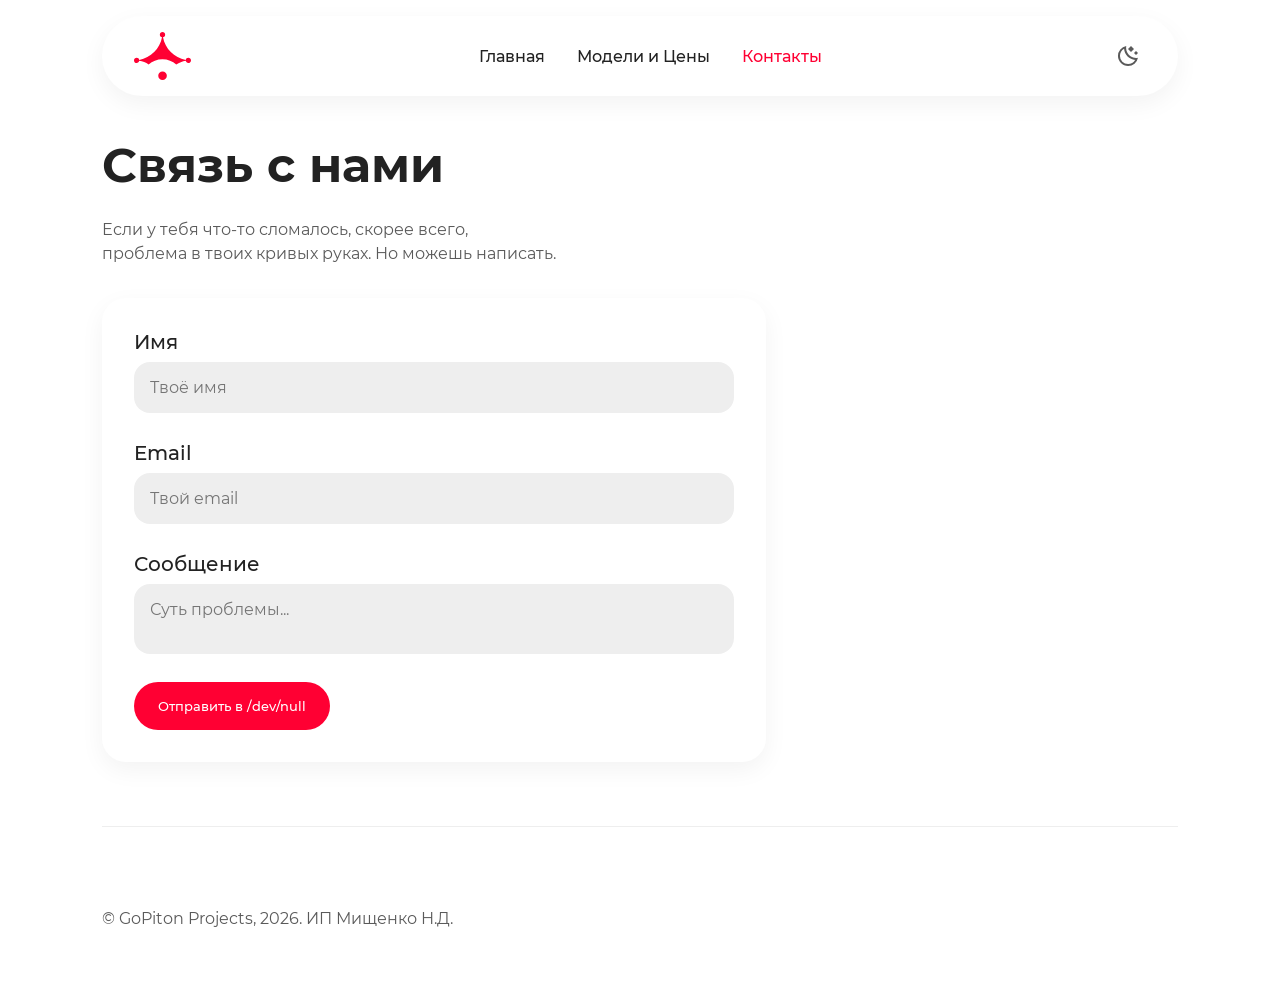
<file: contact.html>
<!DOCTYPE html>
<html lang="ru">

<head>
    <meta charset="UTF-8">
    <meta name="viewport" content="width=device-width, initial-scale=1.0">
    <title>Контакты — @ainoVPN</title>
    <link rel="stylesheet" href="style.css">
</head>

<body>
    <header class="header">
        <div class="logo"><a href="index.html"><img src="images/logo.svg" alt="ainoVPN"></a></div>
        <button class="mobile-menu-btn" id="mobile-menu-btn">☰</button>
        <nav class="main-nav" id="main-nav">
            <ul class="nav-links">
                <li><a href="index.html">Главная</a></li>
                <li><a href="services.html">Модели и Цены</a></li>
                <li><a href="contact.html" class="active">Контакты</a></li>
                <li class="nav-theme-li">
                    <button class="theme-toggle-btn nav-theme-btn">
                        <img src="images/dark.svg" class="theme-ico" alt="Сменить тему">
                        <span>Сменить тему</span>
                    </button>
                </li>
            </ul>
        </nav>
        <div class="left-nav">
            <button class="theme-toggle-btn" id="theme"><img src="images/dark.svg" class="theme-ico" id="theme-ico" alt="Сменить тему"></button>
        </div>
    </header>

    <main class="fade-in">
        <section class="contact-section">
            <h2>Связь с нами</h2>
            <p style="margin-bottom: 2rem;">Если у тебя что-то сломалось, скорее всего, проблема в твоих кривых руках. Но можешь написать.</p>

            <form id="contact-form" class="contact-form">
                <div class="form-group">
                    <label for="name">Имя</label>
                    <input type="text" id="name" name="name" placeholder="Твоё имя">
                    <span class="error-msg" id="name-error"></span>
                </div>
                <div class="form-group">
                    <label for="email">Email</label>
                    <input type="email" id="email" name="email" placeholder="Твой email">
                    <span class="error-msg" id="email-error"></span>
                </div>
                <div class="form-group">
                    <label for="message">Сообщение</label>
                    <textarea id="message" name="message" placeholder="Суть проблемы..."></textarea>
                    <span class="error-msg" id="message-error"></span>
                </div>
                <button type="submit" class="btn-cta" style="width: fit-content;">Отправить в /dev/null</button>
                <div id="form-success" class="success-msg" style="display:none; color: #00cc66; font-weight: 600;">Ушло. Жди ответа (нет)</div>
            </form>
        </section>
    </main>

    <footer>
        <p>&copy; GoPiton Projects, 2026. ИП Мищенко Н.Д.</p>
    </footer>

    <script type="module" src="script.js"></script>
</body>

</html>
</file>
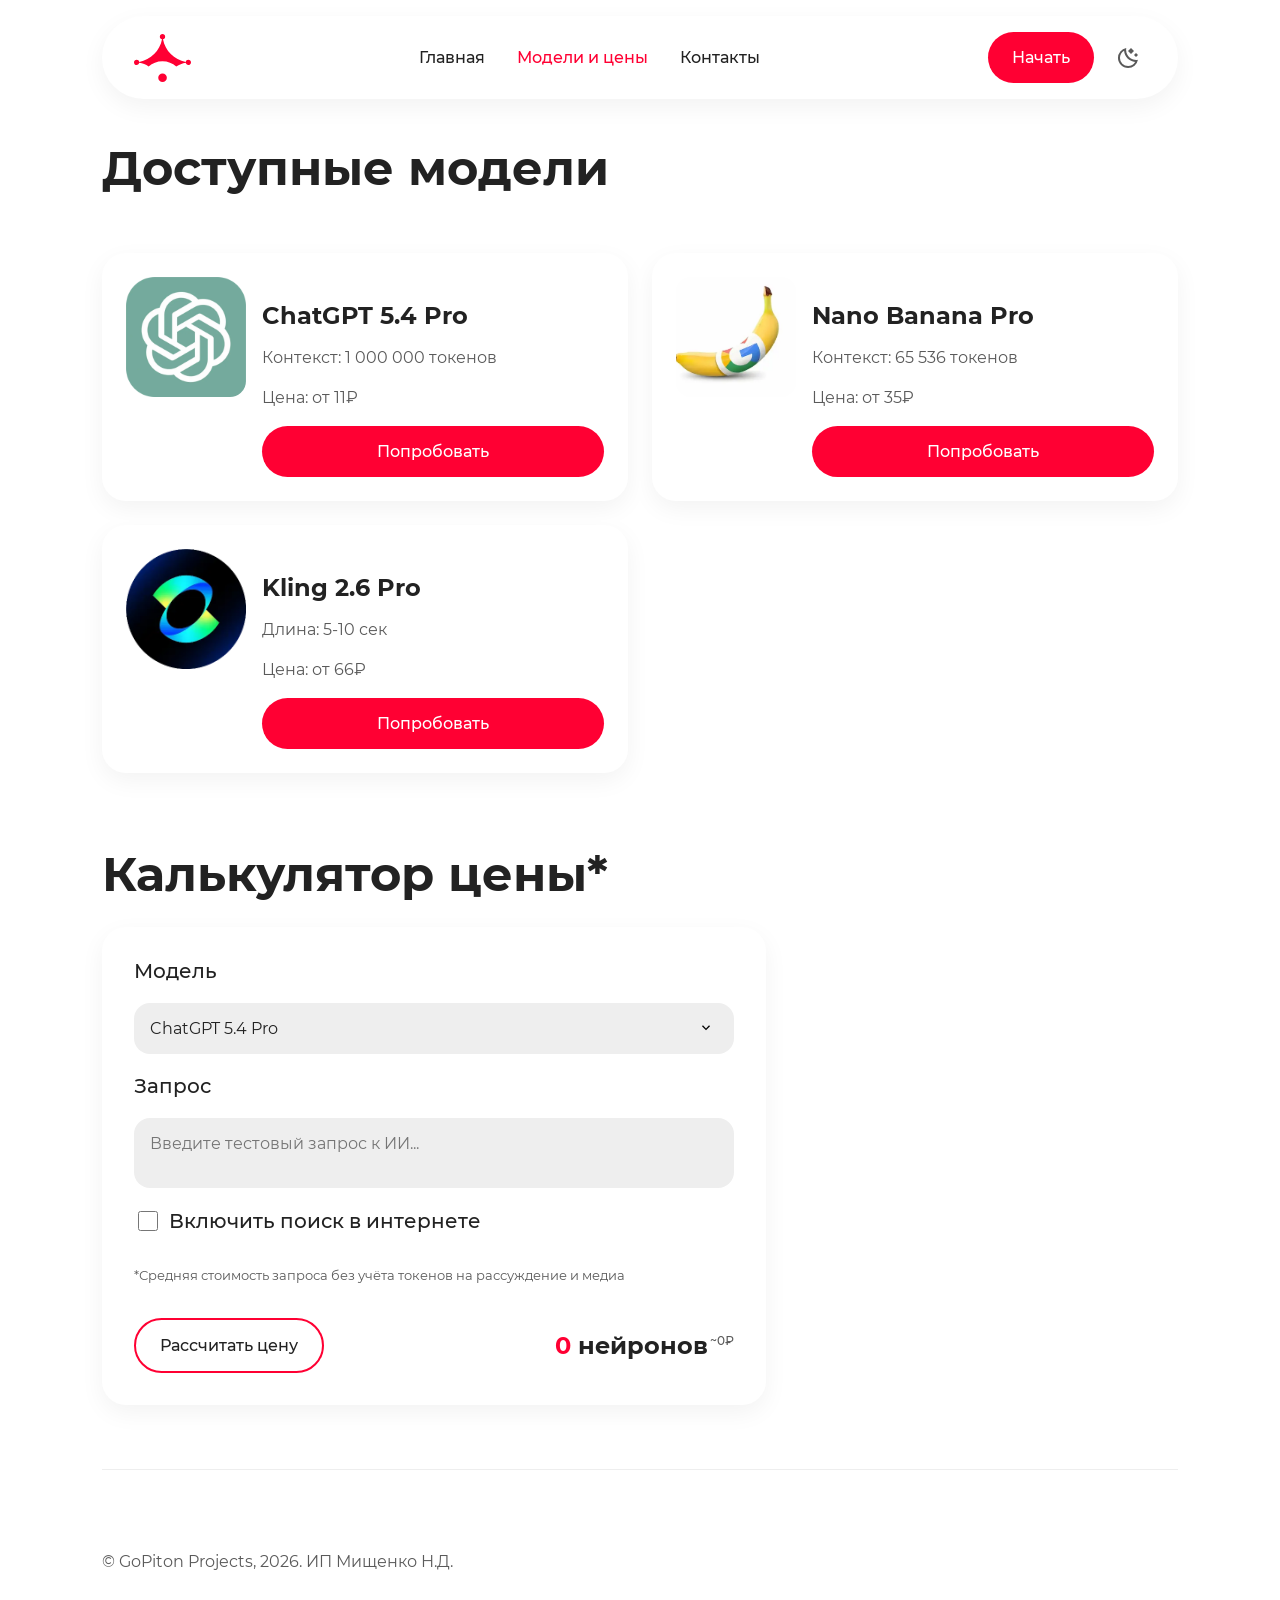
<file: services.html>
<!DOCTYPE html>
<html lang="ru">

<head>
    <meta charset="UTF-8">
    <meta name="viewport" content="width=device-width, initial-scale=1.0">
    <title>@ainoVPN модели и цены</title>
    <link rel="stylesheet" href="style.css">
</head>

<body>
    <header class="header">
        <div class="logo"><a href="index.html"><img src="images/logo.svg" alt="ainoVPN"></a></div>
        <button class="mobile-menu-btn" id="mobile-menu-btn">☰</button>
        <nav class="main-nav" id="main-nav">
            <ul class="nav-links">
                <li><a href="index.html">Главная</a></li>
                <li><a href="services.html" class="active">Модели и цены</a></li>
                <li><a href="contact.html">Контакты</a></li>
                <li class="nav-theme-li">
                    <button class="theme-toggle-btn nav-theme-btn">
                        <img src="images/dark.svg" class="theme-ico" alt="Сменить тему">
                        <span>Сменить тему</span>
                    </button>
                </li>
            </ul>
        </nav>
        <div class="left-nav">
            <a href="https://t.me/gopiton_bot" target="_blank" class="btn-cta-small">Начать</a>
            <button class="theme-toggle-btn" id="theme"><img src="images/dark.svg" class="theme-ico" id="theme-ico" alt="Сменить тему"></button>
        </div>
    </header>

    <main class="fade-in">
        <section class="catalog">
            <h2>Доступные модели</h2>
            <div class="product-grid">
                <article class="product-card">
                    <div class="product-image"><img src="images/chatgpt54pro.webp" alt="ChatGPT 5.4 Pro"></div>
                    <div class="product-info">
                        <div>
                            <h3>ChatGPT 5.4 Pro</h3>
                            <p>Контекст: 1 000 000 токенов</p>
                            <p>Цена: от 11₽</p>
                        </div>
                        <a href="https://t.me/gopiton_bot" target="_blank" class="btn-card">Попробовать</a>
                    </div>
                </article>
                <article class="product-card">
                    <div class="product-image"><img src="images/nanobananapro.webp" alt="Nano Banana Pro"></div>
                    <div class="product-info">
                        <div>
                            <h3>Nano Banana Pro</h3>
                            <p>Контекст: 65 536 токенов</p>
                            <p>Цена: от 35₽</p>
                        </div>
                        <a href="https://t.me/gopiton_bot" target="_blank" class="btn-card">Попробовать</a>
                    </div>
                </article>
                <article class="product-card">
                    <div class="product-image"><img src="images/kling.webp" alt="Kling 2.6 Pro"></div>
                    <div class="product-info">
                        <div>
                            <h3>Kling 2.6 Pro</h3>
                            <p>Длина: 5-10 сек</p>
                            <p>Цена: от 66₽</p>
                        </div>
                        <a href="https://t.me/gopiton_bot" target="_blank" class="btn-card">Попробовать</a>
                    </div>
                </article>
            </div>
        </section>

        <section class="calc">
            <h2>Калькулятор цены*</h2>
            <form class="calc-form">
                <label for="model">Модель</label>
                <select id="model">
                    <optgroup label="Текст">
                        <option value="ChatGPT 5.4 Pro">ChatGPT 5.4 Pro</option>
                        <option value="ChatGPT 5.4">ChatGPT 5.4</option>
                        <option value="ChatGPT 5.2 Pro">ChatGPT 5.2 Pro</option>
                        <option value="ChatGPT 5.3 Chat">ChatGPT 5.3 Chat</option>
                        <option value="Gemini 3.1 Pro">Gemini 3.1 Pro</option>
                        <option value="Gemini 3 Flash">Gemini 3 Flash</option>
                    </optgroup>
                    <optgroup label="Фото" disabled>
                        <option value="Nano Banana Pro" disabled>Nano Banana Pro</option>
                        <option value="Nano Banana 2" disabled>Nano Banana 2</option>
                    </optgroup>
                    <optgroup label="Видео" disabled>
                        <option value="Kling 2.6 Pro" disabled>Kling 2.6 Pro</option>
                        <option value="Sora 2" disabled>Sora 2</option>
                        <option value="Veo 3.1 Fast" disabled>Veo 3.1 Fast</option>
                        <option value="LTXV 2 Fast" disabled>LTXV 2 Fast</option>
                    </optgroup>
                    <optgroup label="Фото в видео" disabled>
                        <option value="Kling 2.6 Pro I2V" disabled>Kling 2.6 Pro I2V</option>
                        <option value="Veo 3.1 Fast I2V" disabled>Veo 3.1 Fast I2V</option>
                        <option value="Sora 2 I2V" disabled>Sora 2 I2V</option>
                    </optgroup>
                </select>

                <label for="input-text">Запрос</label>
                <textarea id="input-text" placeholder="Введите тестовый запрос к ИИ..."></textarea>

                <div class="checkbox-form">
                    <label for="web-search">Включить поиск в интернете</label>
                    <input type="checkbox" id="web-search">
                </div>

                <p class="disclaimer" style="font-size: 0.8rem; color: var(--text-color-minor);">*Средняя стоимость запроса без учёта токенов на рассуждение и медиа</p>

                <div class="calc-btn-calc-result" style="display: flex; justify-content: space-between; align-items: center; gap: 1rem; flex-wrap: wrap;">
                    <button type="button" id="calc-btn" class="btn-how" style="margin: 0; border: 2px solid var(--accent);">Рассчитать цену</button>
                    <p class="neuron-res">
                        <output id="result" class="neuron">0</output> нейронов<span class="rub-sup">&thinsp;~<span id="rubles">0</span>₽</span>
                    </p>
                </div>
            </form>
        </section>
    </main>

    <footer>
        <p>&copy; GoPiton Projects, 2026. ИП Мищенко Н.Д.</p>
    </footer>

    <script type="module" src="script.js"></script>
</body>

</html>
</file>
<file: style.css>
@font-face {
    font-family: 'Montserrat';
    src: url('fonts/Montserrat-Regular.woff') format('woff');
    font-style: normal;
    font-weight: 400;
}

@font-face {
    font-family: 'Montserrat';
    src: url('fonts/Montserrat-Medium.woff') format('woff');
    font-style: normal;
    font-weight: 500;
}

@font-face {
    font-family: 'Montserrat';
    src: url('fonts/Montserrat-Bold.woff') format('woff');
    font-style: normal;
    font-weight: 600;
}

:root {
    --bg-color: #fff;
    --text-color: #222;
    --product-card-bg: #fff;
    --text-color-minor: #5a5a5a;
    --bg-color-minor: #eeeeee;
    --text-color-disabled: #7a7a7a;
    --accent: #FF0033;
}

body.dark {
    --bg-color: #1a1a1a;
    --text-color: #fff;
    --product-card-bg: #2a2a2a;
    --text-color-minor: #949494;
    --bg-color-minor: #333;
    --text-color-disabled: #6d6d6d;
}

body {
    font-family: 'Montserrat', sans-serif;
    background-color: var(--bg-color);
    color: var(--text-color);
    transition: background-color 0.3s, color 0.3s;
    padding: 16px 8%;
    text-wrap: balance;
    margin: 0;
}

@keyframes fadeIn {
    from {
        opacity: 0;
        transform: translateY(12px);
    }

    to {
        opacity: 1;
        transform: translateY(0);
    }
}

.fade-in {
    animation: fadeIn 0.4s ease both;
}

header {
    position: relative;
    display: flex;
    justify-content: space-between;
    padding: 16px 32px;
    align-items: center;
    box-shadow: 0 8px 24px rgba(0, 0, 0, 0.05);
    border-radius: 10rem;
    background-color: var(--bg-color);
    margin-bottom: 2rem;
}

.logo img {
    height: 48px;
    width: auto;
    display: block;
}

.nav-links {
    display: flex;
    align-items: center;
    list-style: none;
    margin: 0;
    padding: 0;
    font-weight: 500;
    gap: 2rem;
}

.left-nav {
    display: flex;
    align-items: center;
    gap: 1rem;
}

a {
    text-decoration: none;
    color: inherit;
    transition: 0.3s;
}

a:hover,
a.active {
    color: var(--accent);
}

.btn-cta,
.btn-cta-small,
.btn-card {
    text-decoration: none;
    font-family: 'Montserrat';
    text-align: center;
    font-weight: 500;
    padding: 16px 24px;
    border-radius: 10rem;
    border: 0;
    color: #fff !important;
    background-color: var(--accent);
    cursor: pointer;
    display: inline-block;
    transition: background-color 0.3s;
}


.btn-cta:hover,
.btn-cta-small:hover,
.btn-card:hover {
    background-color: #e4002e;
}

.btn-how {
    text-decoration: none;
    font-family: 'Montserrat';
    font-weight: 500;
    font-size: 1rem;
    padding: 16px 24px;
    border-radius: 10rem;
    background-color: transparent;
    color: var(--text-color);
    cursor: pointer;
    transition: 0.3s;
}

.btn-how:hover {
    background-color: var(--bg-color-minor);
}

.theme-toggle-btn {
    background: none;
    border: none;
    cursor: pointer;
    flex-shrink: 0;
    display: flex;
    align-items: center;
}

h1 {
    font-size: 5rem;
    line-height: 1.05;
    margin: 0;
}

h2 {
    font-size: 3rem;
    margin-bottom: 1.5rem;
}

h3 {
    font-size: 1.5rem;
    margin-bottom: 0.5rem;
}

p {
    font-size: 1rem;
    line-height: 1.5;
    color: var(--text-color-minor);
}

.hero {
    height: 70vh;
    display: flex;
    align-items: center;
    justify-content: space-between;
    gap: 4rem;
}

.hero-content {
    display: flex;
    flex-direction: column;
    gap: 2rem;
    flex: 1.2;
}

.hero-3d {
    flex: 1;
    height: 100%;
    min-height: 400px;
    display: flex;
    align-items: center;
    justify-content: center;
}

#canvas-container canvas {
    display: block;
    max-width: 100%;
}

.product-grid {
    display: grid;
    grid-template-columns: repeat(auto-fit, minmax(350px, 1fr));
    gap: 1.5rem;
    padding: 2rem 0;
}

.product-card {
    display: flex;
    padding: 24px;
    border-radius: 1.5rem;
    box-shadow: 0 8px 24px rgba(0, 0, 0, 0.05);
    background-color: var(--product-card-bg);
    gap: 1rem;
}

.product-image {
    width: 120px;
    height: 120px;
    flex-shrink: 0;
    border-radius: 1rem;
    overflow: hidden;
}

.product-image img {
    width: 100%;
    height: 100%;
    object-fit: cover;
}

.product-info {
    display: flex;
    flex-direction: column;
    justify-content: space-between;
    width: 100%;
}

.calc-form,
.contact-form {
    background-color: var(--product-card-bg);
    padding: 32px;
    border-radius: 1.5rem;
    box-shadow: 0 8px 24px rgba(0, 0, 0, 0.05);
    max-width: 600px;
    display: flex;
    flex-direction: column;
    gap: 1.25rem;
}

label {
    font-weight: 500;
    font-size: 1.25rem;
}

input,
select,
textarea {
    font-family: 'Montserrat';
    font-size: 1rem;
    padding: 1rem;
    border-radius: 1rem;
    border: none;
    background-color: var(--bg-color-minor);
    color: var(--text-color);
    width: 100%;
    box-sizing: border-box;
}

textarea {
    resize: none;
    overflow-y: hidden;
    min-height: 56px;
}

select {
    appearance: none;
    background-image: url('images/down.svg');
    background-repeat: no-repeat;
    background-position: right 20px center;
    background-size: 1rem;
    padding-right: 45px;
    cursor: pointer;
}

optgroup {
    font-family: 'Montserrat';
    font-weight: 600;
}

:disabled {
    color: var(--text-color-disabled);
}

.checkbox-form {
    display: flex;
    flex-direction: row-reverse;
    justify-content: flex-end;
    align-items: center;
    gap: 0.5rem;
}

input[type="checkbox"] {
    width: 1.25rem;
    height: 1.25rem;
    cursor: pointer;
    accent-color: var(--accent);
}

.neuron-res {
    font-weight: 600;
    font-size: 1.5rem;
    color: var(--text-color);
    margin: 0;
    line-height: 1.2;
    white-space: nowrap;
}

.neuron {
    color: var(--accent);
}

.rub-sup {
    font-size: 0.5em;
    vertical-align: super;
    color: var(--text-color-minor);
    font-weight: 500;
    white-space: nowrap;
}

.form-group {
    display: flex;
    flex-direction: column;
    gap: 0.5rem;
}

.error-msg {
    color: var(--accent);
    font-size: 0.85rem;
    font-weight: 500;
}

.slider-section {
    margin: 4rem 0;
}

.slider-container {
    position: relative;
    overflow: hidden;
    background: var(--bg-color-minor);
    border-radius: 2rem;
    padding: 3rem;
}

.slider-track {
    display: flex;
    transition: 0.5s ease-in-out;
}

.slide {
    min-width: 100%;
    text-align: center;
    padding: 0 56px;
    box-sizing: border-box;
}

.slider-btn {
    position: absolute;
    top: 50%;
    transform: translateY(-50%);
    background: var(--accent);
    color: #fff;
    border: none;
    width: 40px;
    height: 40px;
    border-radius: 50%;
    cursor: pointer;
    font-size: 1.2rem;
    z-index: 10;
    flex-shrink: 0;
}

.slider-btn.prev {
    left: 10px;
}

.slider-btn.next {
    right: 10px;
}

.mobile-menu-btn {
    display: none;
    background: transparent;
    border: none;
    font-size: 1.5rem;
    color: var(--text-color);
    cursor: pointer;
}

.nav-theme-li {
    display: none;
}

.nav-theme-btn {
    font-family: 'Montserrat';
    font-weight: 500;
    font-size: 1rem;
    color: var(--text-color);
    gap: 0.75rem;
    padding: 0;
    transition: color 0.3s;
}

.nav-theme-btn:hover {
    color: var(--accent);
}

.contact-section {
    max-width: 700px;
}

footer {
    margin-top: 4rem;
    padding: 4rem 0 2rem;
    border-top: 1px solid var(--bg-color-minor);
    display: flex;
    justify-content: space-between;
    align-items: center;
}

@media (max-width: 1024px) {
    body {
        padding: 12px 4%;
    }

    .mobile-menu-btn {
        display: block;
        z-index: 101;
    }

    .left-nav {
        display: none;
    }

    .nav-theme-li {
        display: block;
        border-top: 1px solid var(--bg-color-minor);
        padding-top: 1.25rem;
        margin-top: 0.25rem;
        width: 100%;
    }

    h1 {
        font-size: 2.5rem;
    }

    h2 {
        font-size: 2rem;
    }

    .main-nav {
        display: none;
        position: absolute;
        top: calc(100% + 8px);
        left: 0;
        right: 0;
        background: var(--product-card-bg);
        padding: 1.5rem 2rem;
        border-radius: 1.5rem;
        box-shadow: 0 10px 30px rgba(0, 0, 0, 0.15);
        z-index: 100;
    }

    .main-nav.active {
        display: block;
    }

    .nav-links {
        flex-direction: column;
        align-items: flex-start;
        gap: 1.25rem;
    }

    .hero {
        flex-direction: column;
        height: auto;
        text-align: center;
        padding-top: 2rem;
    }

    .hero-3d {
        min-height: 280px;
        width: 100%;
    }

    .hero-btns {
        display: flex;
        justify-content: center;
    }

    .product-grid {
        grid-template-columns: 1fr;
    }

    .product-card {
        flex-direction: column;
        align-items: center;
        text-align: center;
    }

    .calc-form,
    .contact-form {
        padding: 20px;
        max-width: 100%;
    }

    .calc-btn-calc-result {
        flex-direction: column;
        align-items: flex-start !important;
    }

    footer {
        flex-direction: column;
        gap: 1rem;
        text-align: center;
    }
}

@media (max-width: 480px) {
    h1 {
        font-size: 2.2rem;
    }

    header {
        padding: 12px 20px;
        border-radius: 2rem;
    }

    .btn-cta,
    .btn-cta-small,
    .btn-card {
        padding: 16px 24px;
        font-size: 1rem;
    }

    .slider-container {
        padding: 2rem 1.5rem;
    }

    .slider-btn {
        width: 32px;
        height: 32px;
        font-size: 1rem;
    }

    .slide {
        padding: 0 44px;
    }
}
</file>
